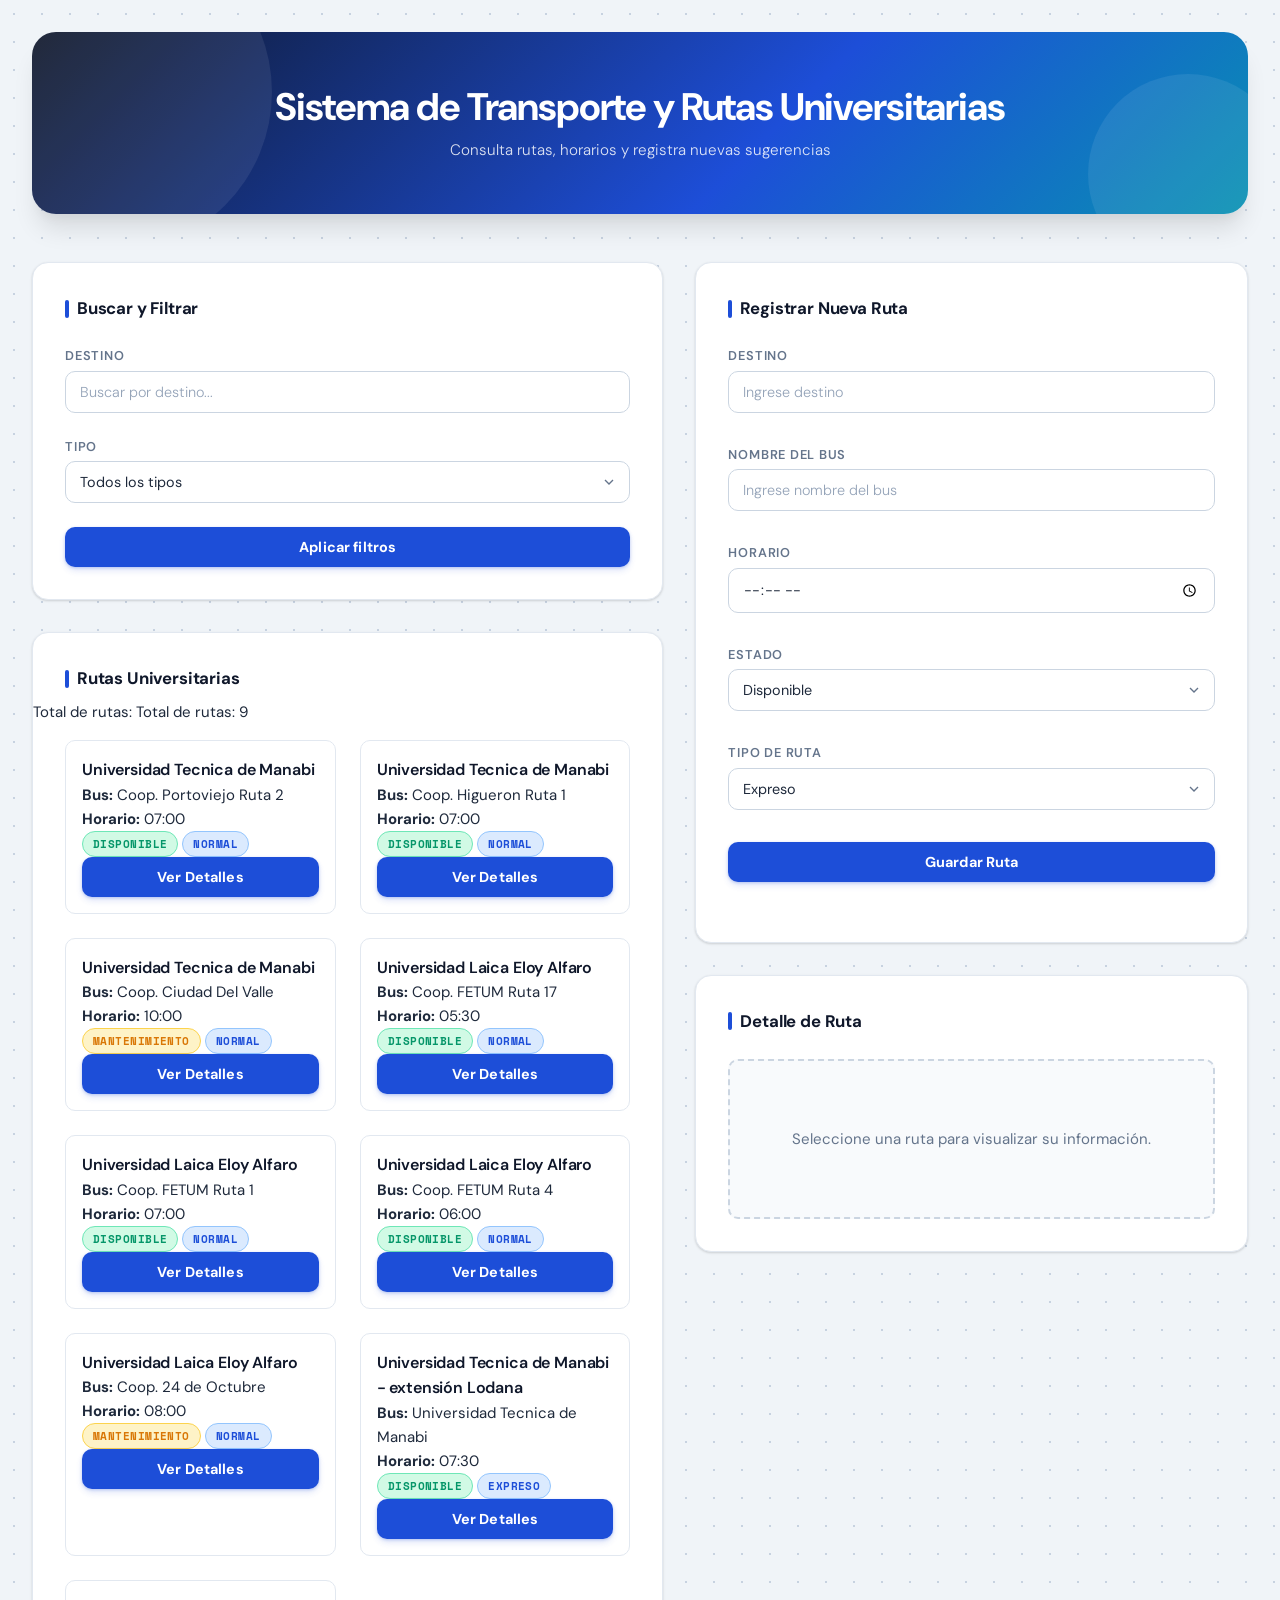
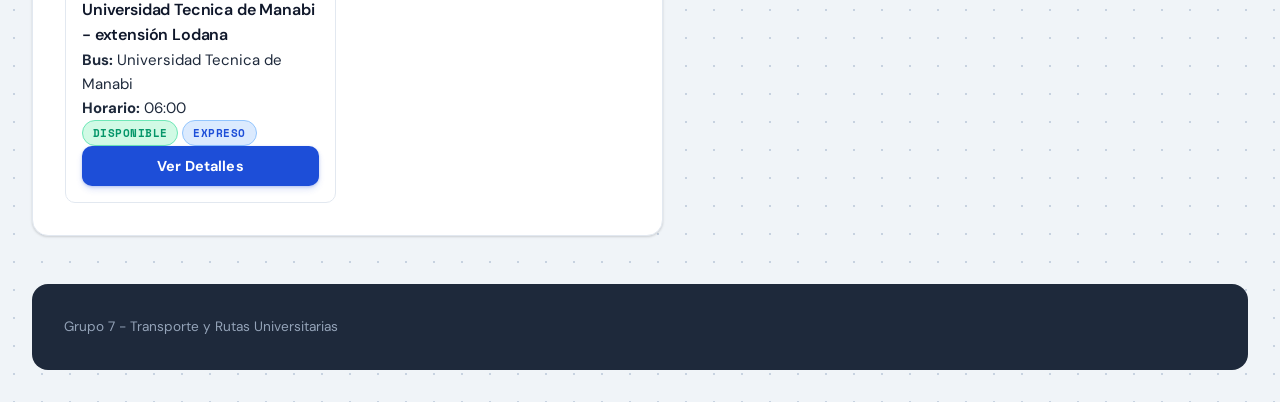
<file: aplicaciones_2-main/aplicaciones_moviles_utm-master/index.html>
<!DOCTYPE html>
<html lang="es">

<head>

    <meta charset="UTF-8">

    <meta
        name="viewport"
        content="width=device-width, initial-scale=1.0"
    >

    <title>
        Transporte y Rutas Universitarias
    </title>

    <link
        rel="stylesheet"
        href="styles.css"
    >

</head>

<body>

    <!-- HEADER -->
    <header class="header">

        <h1>
            Sistema de Transporte y Rutas Universitarias
        </h1>

        <p>
            Consulta rutas, horarios y registra nuevas sugerencias
        </p>

    </header>


    <!-- CONTENEDOR PRINCIPAL -->
    <main class="contenedor-principal">

        <!-- PANEL IZQUIERDO -->
        <section class="panel-izquierdo">

            <!-- FILTROS -->
            <section class="filtros">

                <h2>
                    Buscar y Filtrar
                </h2>

                <!-- BUSCAR DESTINO -->
                <label for="buscarDestino">
                    Destino
                </label>

                <input
                    type="text"
                    id="buscarDestino"
                    placeholder="Buscar por destino..."
                >

                <!-- FILTRO TIPO -->
                <label for="filtroTipo">
                    Tipo
                </label>

                <select id="filtroTipo">

                    <option value="">
                        Todos los tipos
                    </option>

                    <option value="Normal">
                        Normal
                    </option>

                    <option value="Expreso">
                        Expreso
                    </option>

                </select>

                <!-- BOTÓN -->
                <button id="btnFiltrar">

                    Aplicar filtros

                </button>

                <!-- MENSAJE -->
                <div id="mensajeFiltro"></div>

            </section>


            <!-- LISTADO DE RUTAS -->
            <section class="listado-rutas">

                <h2>
                    Rutas Universitarias
                </h2>

                <!-- CONTADOR -->
                <p>

                    Total de rutas:
                    <span id="contadorRutas">
                        0
                    </span>

                </p>

                <!-- TARJETAS -->
                <div id="contenedorRutas">

                    <!-- JavaScript insertará tarjetas -->

                </div>

            </section>

        </section>


        <!-- PANEL DERECHO -->
        <aside class="panel-derecho">

            <!-- FORMULARIO -->
            <section class="formulario">

                <h2>
                    Registrar Nueva Ruta
                </h2>

                <form id="formRuta">

                    <!-- DESTINO -->
                    <div class="grupo-formulario">

                        <label for="destino">
                            Destino
                        </label>

                        <input
                            type="text"
                            id="destino"
                            placeholder="Ingrese destino"
                        >

                    </div>


                    <!-- BUS -->
                    <div class="grupo-formulario">

                        <label for="bus">
                            Nombre del Bus
                        </label>

                        <input
                            type="text"
                            id="bus"
                            placeholder="Ingrese nombre del bus"
                        >

                    </div>


                    <!-- HORARIO -->
                    <div class="grupo-formulario">

                        <label for="horario">
                            Horario
                        </label>

                        <input
                            type="time"
                            id="horario"
                        >

                    </div>


                    <!-- ESTADO -->
                    <div class="grupo-formulario">

                        <label for="estado">
                            Estado
                        </label>

                        <select id="estado">

                            <option value="Disponible">
                                Disponible
                            </option>

                            <option value="Mantenimiento">
                                Mantenimiento
                            </option>

                        </select>

                    </div>


                    <!-- TIPO -->
                    <div class="grupo-formulario">

                        <label for="tipo">
                            Tipo de Ruta
                        </label>

                        <select id="tipo">

                            <option value="Expreso">
                                Expreso
                            </option>

                            <option value="Normal">
                                Normal
                            </option>

                        </select>

                    </div>


                    <!-- BOTÓN -->
                    <button
                        type="submit"
                        id="btnGuardar"
                    >

                        Guardar Ruta

                    </button>

                    <!-- MENSAJES -->
                    <p id="mensaje"></p>

                </form>

            </section>


            <!-- PANEL DETALLE -->
            <section class="detalle-ruta">

                <h2>
                    Detalle de Ruta
                </h2>

                <div id="detalleRuta">

                    <p>
                        Seleccione una ruta para visualizar su información.
                    </p>

                </div>

            </section>

        </aside>

    </main>


    <!-- FOOTER -->
    <footer class="footer">

        <p>
            Grupo 7 - Transporte y Rutas Universitarias
        </p>

    </footer>


    <!-- JAVASCRIPT -->
    <script
        type="module"
        src="js/app.js"
    ></script>

</body>

</html>
</file>
<file: aplicaciones_2-main/aplicaciones_moviles_utm-master/styles.css>
/* =============================================================================
   SISTEMA DE TRANSPORTE Y RUTAS UNIVERSITARIAS
   Grupo 7 – Aplicaciones Móviles
   styles.css – Hoja de estilos principal (Actividad 2 – Refactorización)

   ESTRUCTURA DE SECCIONES:
   01. Importación de fuentes
   02. Tokens de diseño (CSS Custom Properties)
   03. Reset y base
   04. Header
   05. Layout principal
   06. Cards / Paneles
   07. Tipografía de sección
   08. Inputs y Select
   09. Botones
   10. Tarjetas de ruta
   11. Badges y etiquetas
   12. Mensajes de retroalimentación y Toast
   13. Estado vacío (Empty State)
   14. Contador de registros
   15. Panel de detalle de ruta
   16. Barra de filtros (grid)
   17. Formulario (grid)
   18. Separador
   19. Listado de rutas
   20. Footer
   21. Animaciones
   22. Utilidades
   23. Responsive (media queries)
   ============================================================================= */


/* =============================================================================
   01. IMPORTACIÓN DE FUENTES
   Fuente principal: DM Sans (legibilidad en interfaces de datos)
   Fuente monoespaciada: Space Mono (números, badges, contadores)
   ============================================================================= */
@import url('https://fonts.googleapis.com/css2?family=DM+Sans:ital,opsz,wght@0,9..40,300;0,9..40,400;0,9..40,600;0,9..40,700;1,9..40,400&family=Space+Mono:wght@400;700&display=swap');


/* =============================================================================
   02. TOKENS DE DISEÑO (CSS Custom Properties)
   Centralización de valores reutilizables: colores, tipografía, espaciado,
   radios, sombras y transiciones. Modificar aquí afecta todo el sistema.
   ============================================================================= */
:root {

  /* ── Paleta principal ───────────────────────────────────────────────────── */
  --color-primary:        #1d4ed8;   /* Azul institucional */
  --color-primary-hover:  #1e40af;   /* Azul oscuro (hover) */
  --color-primary-light:  #dbeafe;   /* Azul claro (fondos) */
  --color-primary-muted:  #93c5fd;   /* Azul suave (bordes) */

  /* ── Paleta de acento ───────────────────────────────────────────────────── */
  --color-accent:         #0891b2;   /* Cyan (rutas Expreso) */
  --color-accent-light:   #cffafe;   /* Cyan claro (fondo badge Expreso) */

  /* ── Colores semánticos ─────────────────────────────────────────────────── */
  --color-success:        #059669;
  --color-success-bg:     #d1fae5;
  --color-success-border: #6ee7b7;

  --color-warning:        #d97706;
  --color-warning-bg:     #fef3c7;
  --color-warning-border: #fcd34d;

  --color-error:          #dc2626;
  --color-error-bg:       #fee2e2;
  --color-error-border:   #fca5a5;

  --color-info:           #2563eb;
  --color-info-bg:        #eff6ff;
  --color-info-border:    #bfdbfe;

  /* ── Superficie y fondo ─────────────────────────────────────────────────── */
  --bg-body:              #f0f4f8;
  --bg-card:              #ffffff;
  --bg-card-alt:          #f8fafc;
  --bg-sidebar:           #1e293b;

  /* ── Texto ──────────────────────────────────────────────────────────────── */
  --text-heading:         #0f172a;
  --text-body:            #1e293b;
  --text-muted:           #64748b;
  --text-subtle:          #94a3b8;
  --text-on-dark:         #f1f5f9;

  /* ── Bordes ─────────────────────────────────────────────────────────────── */
  --border-light:         #e2e8f0;
  --border-medium:        #cbd5e1;
  --border-focus:         var(--color-primary);

  /* ── Tipografía ─────────────────────────────────────────────────────────── */
  --font-sans:            'DM Sans', system-ui, sans-serif;
  --font-mono:            'Space Mono', monospace;

  /* ── Espaciado (escala de 8px) ──────────────────────────────────────────── */
  --space-xs:   4px;
  --space-sm:   8px;
  --space-md:   16px;
  --space-lg:   24px;
  --space-xl:   32px;
  --space-2xl:  48px;

  /* ── Radios de borde ────────────────────────────────────────────────────── */
  --radius-sm:   6px;
  --radius-md:   10px;
  --radius-lg:   16px;
  --radius-xl:   24px;
  --radius-pill: 999px;

  /* ── Sombras ────────────────────────────────────────────────────────────── */
  --shadow-xs:         0 1px 2px rgba(0, 0, 0, 0.06);
  --shadow-sm:         0 1px 3px rgba(0, 0, 0, 0.10), 0 1px 2px rgba(0, 0, 0, 0.06);
  --shadow-md:         0 4px 6px -1px rgba(0, 0, 0, 0.10), 0 2px 4px -1px rgba(0, 0, 0, 0.06);
  --shadow-lg:         0 10px 15px -3px rgba(0, 0, 0, 0.10), 0 4px 6px -2px rgba(0, 0, 0, 0.05);
  --shadow-xl:         0 20px 25px -5px rgba(0, 0, 0, 0.10), 0 10px 10px -5px rgba(0, 0, 0, 0.04);
  --shadow-card-hover: 0 8px 30px rgba(29, 78, 216, 0.12);

  /* ── Transiciones ───────────────────────────────────────────────────────── */
  --transition-fast:   150ms ease;
  --transition-base:   250ms ease;
  --transition-smooth: 350ms cubic-bezier(0.4, 0, 0.2, 1);
}


/* =============================================================================
   03. RESET Y BASE
   Normalización de márgenes, box-model y tipografía global.
   ============================================================================= */
*, *::before, *::after {
  margin: 0;
  padding: 0;
  box-sizing: border-box;
}

html {
  scroll-behavior: smooth;
  -webkit-text-size-adjust: 100%;
}

body {
  font-family: var(--font-sans);
  font-size: 15px;
  line-height: 1.6;
  color: var(--text-body);
  background-color: var(--bg-body);
  /* Patrón punteado sutil para dar textura al fondo */
  background-image: radial-gradient(circle, #c7d2e0 1px, transparent 1px);
  background-size: 28px 28px;
  padding: var(--space-xl);
  min-height: 100vh;
  -webkit-font-smoothing: antialiased;
  -moz-osx-font-smoothing: grayscale;
}

/* Contenedor global: centra y limita el ancho de todo el contenido */
.page-wrapper {
  max-width: 1280px;
  margin: 0 auto;
  width: 100%;
  display: flex;
  flex-direction: column;
}


/* =============================================================================
   04. HEADER
   Banda principal de identidad con degradado institucional y círculos
   decorativos generados con pseudo-elementos.
   ============================================================================= */
.header {
  position: relative;
  overflow: hidden;
  background: linear-gradient(135deg, #0f172a 0%, #1d4ed8 60%, #0891b2 100%);
  color: white;
  padding: 52px var(--space-2xl);
  border-radius: var(--radius-xl);
  text-align: center;
  margin-bottom: var(--space-2xl);
  box-shadow: var(--shadow-xl);
}

/* Círculo decorativo superior-izquierdo */
.header::before {
  content: '';
  position: absolute;
  border-radius: 50%;
  opacity: 0.08;
  background: white;
  pointer-events: none;
  width: 320px;
  height: 320px;
  top: -100px;
  left: -80px;
}

/* Círculo decorativo inferior-derecho */
.header::after {
  content: '';
  position: absolute;
  border-radius: 50%;
  opacity: 0.08;
  background: white;
  pointer-events: none;
  width: 200px;
  height: 200px;
  bottom: -60px;
  right: -40px;
}

.header h1 {
  font-size: clamp(1.6rem, 4vw, 2.4rem);
  font-weight: 700;
  letter-spacing: -0.03em;
  line-height: 1.2;
  margin-bottom: var(--space-sm);
}

.header p {
  font-size: 0.95rem;
  font-weight: 300;
  opacity: 0.85;
  max-width: 480px;
  margin: 0 auto;
}

/* Bloque de estadísticas dentro del header */
.header__stats {
  display: inline-flex;
  align-items: center;
  gap: var(--space-md);
  margin-top: var(--space-lg);
  background: rgba(255, 255, 255, 0.12);
  border: 1px solid rgba(255, 255, 255, 0.2);
  border-radius: var(--radius-pill);
  padding: var(--space-sm) var(--space-lg);
  backdrop-filter: blur(8px);
}

.header__stats-item {
  display: flex;
  align-items: center;
  gap: var(--space-xs);
  font-size: 0.85rem;
}

.header__stats-number {
  font-family: var(--font-mono);
  font-size: 1.1rem;
  font-weight: 700;
}

.header__stats-divider {
  width: 1px;
  height: 20px;
  background: rgba(255, 255, 255, 0.3);
}


/* =============================================================================
   05. LAYOUT PRINCIPAL
   Grid de dos columnas: panel izquierdo (filtros + listado) y
   panel derecho (formulario + detalle). Se colapsa a una columna
   en pantallas menores a 1100px.
   ============================================================================= */
.contenedor-principal {
  display: grid;
  grid-template-columns: 1.6fr 1.4fr;
  gap: var(--space-xl);
  width: 100%;
}

.panel-izquierdo,
.panel-derecho {
  display: flex;
  flex-direction: column;
  gap: var(--space-xl);
  min-width: 0; /* Evita desbordamiento en grid */
}


/* =============================================================================
   06. CARDS / PANELES
   Componente base de superficie blanca con borde y sombra sutil.
   Las clases .filtros, .listado-rutas, .formulario y .detalle-ruta
   son alias semánticos que heredan el mismo estilo base.
   ============================================================================= */
.card,
.filtros,
.listado-rutas,
.formulario,
.detalle-ruta {
  background-color: var(--bg-card);
  border-radius: var(--radius-lg);
  border: 1px solid var(--border-light);
  box-shadow: var(--shadow-sm);
  overflow: hidden;
  transition: box-shadow var(--transition-base);
}

/* Cabecera interna de cada panel */
.card__header,
.panel-header {
  display: flex;
  align-items: center;
  justify-content: space-between;
  padding: var(--space-lg) var(--space-lg) 0;
  margin-bottom: var(--space-md);
}

/* Cuerpo del panel: padding estándar */
.card__body {
  padding: 0 var(--space-lg) var(--space-lg);
}

/* Padding completo para paneles semánticos */
.filtros,
.formulario,
.detalle-ruta {
  padding: var(--space-xl);
}


/* =============================================================================
   07. TIPOGRAFÍA DE SECCIÓN
   Encabezados h2 con marcador azul vertical generado por ::before.
   h3 para subtítulos internos de tarjetas y paneles.
   ============================================================================= */
h2 {
  font-size: 1.05rem;
  font-weight: 700;
  color: var(--text-heading);
  letter-spacing: -0.01em;
  display: flex;
  align-items: center;
  gap: var(--space-sm);
  margin-bottom: var(--space-lg);
}

/* Marcador vertical de sección */
h2::before {
  content: '';
  display: inline-block;
  width: 4px;
  height: 18px;
  background: var(--color-primary);
  border-radius: var(--radius-pill);
  flex-shrink: 0;
}

h3 {
  font-size: 1rem;
  font-weight: 600;
  color: var(--text-heading);
  letter-spacing: -0.01em;
}

label {
  display: block;
  font-size: 0.8rem;
  font-weight: 600;
  color: var(--text-muted);
  text-transform: uppercase;
  letter-spacing: 0.06em;
  margin-bottom: var(--space-xs);
}

/* Grupo de campo con etiqueta y espaciado inferior */
.campo {
  margin-bottom: var(--space-lg);
}

.campo:last-of-type {
  margin-bottom: 0;
}

/* Grupo de formulario (equivalente a .campo para el panel de registro) */
.grupo-formulario {
  margin-bottom: var(--space-md);
}

.grupo-formulario label {
  margin-bottom: var(--space-xs);
}


/* =============================================================================
   08. INPUTS Y SELECT
   Estilos base compartidos para todos los controles de formulario.
   Estados: normal, hover, focus, error, válido.
   La flecha del select es un SVG inline codificado en base64.
   ============================================================================= */
input,
select,
textarea {
  width: 100%;
  padding: 11px 14px;
  border-radius: var(--radius-md);
  border: 1.5px solid var(--border-medium);
  background-color: var(--bg-card);
  color: var(--text-body);
  font-family: var(--font-sans);
  font-size: 0.9rem;
  transition:
    border-color var(--transition-fast),
    box-shadow var(--transition-fast),
    background-color var(--transition-fast);
  appearance: none;
  -webkit-appearance: none;
  margin-bottom: var(--space-md);
}

input::placeholder,
textarea::placeholder {
  color: var(--text-subtle);
  font-weight: 300;
}

input:hover,
select:hover,
textarea:hover {
  border-color: var(--color-primary-muted);
}

input:focus,
select:focus,
textarea:focus {
  outline: none;
  border-color: var(--color-primary);
  box-shadow: 0 0 0 3px rgba(29, 78, 216, 0.12);
  background-color: #fff;
}

/* Estado de error (añadido por JS al validar) */
input.input--error,
select.input--error {
  border-color: var(--color-error);
  box-shadow: 0 0 0 3px rgba(220, 38, 38, 0.1);
}

/* Estado válido (añadido por JS al validar) */
input.input--valid,
select.input--valid {
  border-color: var(--color-success);
  box-shadow: 0 0 0 3px rgba(5, 150, 105, 0.1);
}

/* Flecha personalizada para todos los <select> */
select {
  background-image: url("data:image/svg+xml,%3Csvg xmlns='http://www.w3.org/2000/svg' viewBox='0 0 24 24' fill='none' stroke='%2364748b' stroke-width='2'%3E%3Cpolyline points='6 9 12 15 18 9'%3E%3C/polyline%3E%3C/svg%3E");
  background-repeat: no-repeat;
  background-position: right 12px center;
  background-size: 16px;
  padding-right: 40px;
  cursor: pointer;
}

/* Mensaje de error de campo (mostrado por JS con .visible) */
.campo__error {
  font-size: 0.78rem;
  color: var(--color-error);
  margin-top: var(--space-xs);
  display: none;
}

.campo__error.visible {
  display: block;
}


/* =============================================================================
   09. BOTONES
   Botón primario como base. Variantes: secundario, ghost, peligro, pequeño.
   Todos son 100% de ancho por defecto; usar .btn--auto para ancho natural.
   ============================================================================= */
button,
.btn {
  display: inline-flex;
  align-items: center;
  justify-content: center;
  gap: var(--space-sm);
  width: 100%;
  padding: 11px var(--space-lg);
  background-color: var(--color-primary);
  color: white;
  border: none;
  border-radius: var(--radius-md);
  cursor: pointer;
  font-family: var(--font-sans);
  font-size: 0.9rem;
  font-weight: 700;
  letter-spacing: 0.01em;
  transition:
    background-color var(--transition-fast),
    transform var(--transition-fast),
    box-shadow var(--transition-fast);
  box-shadow: 0 1px 3px rgba(29, 78, 216, 0.25), 0 4px 6px rgba(29, 78, 216, 0.12);
  white-space: nowrap;
}

button:hover,
.btn:hover {
  background-color: var(--color-primary-hover);
  transform: translateY(-1px);
  box-shadow: 0 4px 12px rgba(29, 78, 216, 0.3);
}

button:active,
.btn:active {
  transform: translateY(0);
  box-shadow: 0 1px 3px rgba(29, 78, 216, 0.2);
}

button:disabled,
.btn:disabled {
  opacity: 0.55;
  cursor: not-allowed;
  transform: none;
  box-shadow: none;
}

/* Variante secundaria: borde azul, fondo transparente */
.btn--secondary {
  background-color: transparent;
  color: var(--color-primary);
  border: 1.5px solid var(--color-primary);
  box-shadow: none;
}

.btn--secondary:hover {
  background-color: var(--color-primary-light);
  box-shadow: none;
}

/* Variante ghost: borde gris, texto muted */
.btn--ghost {
  background-color: transparent;
  color: var(--text-muted);
  border: 1.5px solid var(--border-medium);
  box-shadow: none;
}

.btn--ghost:hover {
  background-color: var(--bg-card-alt);
  color: var(--text-body);
  box-shadow: none;
}

/* Variante peligro: rojo, usado para eliminar */
.btn--danger {
  background-color: var(--color-error);
  box-shadow: 0 1px 3px rgba(220, 38, 38, 0.25);
}

.btn--danger:hover {
  background-color: #b91c1c;
  box-shadow: 0 4px 12px rgba(220, 38, 38, 0.3);
}

/* Variante pequeña */
.btn--sm {
  padding: 7px 14px;
  font-size: 0.82rem;
  border-radius: var(--radius-sm);
}

/* Ancho automático (sin 100%) */
.btn--auto {
  width: auto;
}


/* =============================================================================
   10. TARJETAS DE RUTA
   Cuadrícula dinámica de tarjetas generadas por JS en #contenedorRutas.
   Cada .tarjeta tiene una línea de color en la parte superior (::before)
   que se muestra permanentemente en rutas en mantenimiento.
   ============================================================================= */
#contenedorRutas {
  display: grid;
  grid-template-columns: repeat(auto-fill, minmax(270px, 1fr));
  gap: var(--space-lg);
  padding: var(--space-md) var(--space-xl) var(--space-xl);
}

.tarjeta {
  background-color: var(--bg-card);
  border-radius: var(--radius-md);
  border: 1.5px solid var(--border-light);
  padding: var(--space-md);
  transition:
    transform var(--transition-smooth),
    box-shadow var(--transition-smooth),
    border-color var(--transition-base);
  position: relative;
  overflow: hidden;
  cursor: default;
}

/* Línea de acento superior (oculta por defecto, visible en hover o mantenimiento) */
.tarjeta::before {
  content: '';
  position: absolute;
  top: 0;
  left: 0;
  right: 0;
  height: 3px;
  background: var(--color-primary);
  border-radius: var(--radius-sm) var(--radius-sm) 0 0;
  opacity: 0;
  transition: opacity var(--transition-base);
}

.tarjeta:hover {
  transform: translateY(-3px);
  box-shadow: var(--shadow-card-hover);
  border-color: var(--color-primary-muted);
}

.tarjeta:hover::before {
  opacity: 1;
}

/* Rutas en mantenimiento: línea naranja siempre visible */
.tarjeta--mantenimiento::before {
  background: var(--color-warning);
  opacity: 1;
}

/* Tarjeta recién añadida: entra con animación */
.tarjeta--nueva {
  animation: fadeSlideIn 0.4s ease forwards;
}

.tarjeta__titulo {
  font-size: 0.98rem;
  font-weight: 700;
  color: var(--color-primary);
  margin-bottom: var(--space-sm);
  line-height: 1.3;
}

.tarjeta__info {
  font-size: 0.85rem;
  color: var(--text-muted);
  margin-bottom: 4px;
  display: flex;
  align-items: center;
  gap: 6px;
}

.tarjeta__info strong {
  color: var(--text-body);
  font-weight: 600;
}

.tarjeta__badges {
  display: flex;
  flex-wrap: wrap;
  gap: var(--space-xs);
  margin: var(--space-sm) 0;
}

.tarjeta__acciones {
  margin-top: var(--space-sm);
  padding-top: var(--space-sm);
  border-top: 1px solid var(--border-light);
}


/* =============================================================================
   11. BADGES Y ETIQUETAS
   Pequeñas etiquetas de estado y tipo. Usan font-mono para consistencia
   con datos tabulares. Cada variante tiene su par de colores semánticos.
   ============================================================================= */
.badge {
  display: inline-flex;
  align-items: center;
  gap: 4px;
  padding: 3px 10px;
  border-radius: var(--radius-pill);
  font-family: var(--font-mono);
  font-size: 0.7rem;
  font-weight: 700;
  text-transform: uppercase;
  letter-spacing: 0.04em;
  border: 1px solid transparent;
}

/* Estado: Disponible */
.estado-disponible {
  background-color: var(--color-success-bg);
  color: var(--color-success);
  border-color: var(--color-success-border);
}

/* Estado: Mantenimiento */
.estado-mantenimiento {
  background-color: var(--color-warning-bg);
  color: var(--color-warning);
  border-color: var(--color-warning-border);
}

/* Tipo: Normal */
.tipo-ruta {
  background-color: var(--color-primary-light);
  color: var(--color-primary);
  border-color: var(--color-primary-muted);
}

/* Tipo: Expreso */
.tipo-expreso {
  background-color: var(--color-accent-light);
  color: var(--color-accent);
  border-color: #67e8f9;
}


/* =============================================================================
   12. MENSAJES DE RETROALIMENTACIÓN Y TOAST
   .mensaje: inline dentro del formulario o panel de filtros.
   .toast: notificación flotante (fixed) que aparece tras guardar.
   Ambos tienen variantes de color semántico.
   ============================================================================= */

/* Mensaje inline */
.mensaje {
  display: flex;
  align-items: center;
  gap: var(--space-sm);
  padding: 10px var(--space-md);
  border-radius: var(--radius-md);
  font-size: 0.85rem;
  font-weight: 500;
  border: 1px solid transparent;
  min-height: 42px;
  transition: opacity var(--transition-base);
}

.mensaje:empty {
  display: none;
}

/* Alias para el #mensaje del formulario heredado */
#mensaje {
  margin-top: var(--space-sm);
  font-size: 0.85rem;
  font-weight: 500;
  min-height: 20px;
}

/* Alias para el #mensajeFiltro del panel de filtros */
#mensajeFiltro:empty {
  display: none;
}

.mensaje--exito,
.mensaje-exito {
  background-color: var(--color-success-bg);
  color: var(--color-success);
  border-color: var(--color-success-border);
}

.mensaje--error,
.mensaje-error {
  background-color: var(--color-error-bg);
  color: var(--color-error);
  border-color: var(--color-error-border);
}

.mensaje--info {
  background-color: var(--color-info-bg);
  color: var(--color-info);
  border-color: var(--color-info-border);
}

.mensaje--advertencia {
  background-color: var(--color-warning-bg);
  color: var(--color-warning);
  border-color: var(--color-warning-border);
}

/* Notificación flotante (toast) */
.toast {
  position: fixed;
  bottom: var(--space-xl);
  right: var(--space-xl);
  background: var(--bg-sidebar);
  color: var(--text-on-dark);
  padding: 12px var(--space-lg);
  border-radius: var(--radius-md);
  box-shadow: var(--shadow-xl);
  font-size: 0.875rem;
  font-weight: 600;
  display: flex;
  align-items: center;
  gap: var(--space-sm);
  z-index: 1000;
  /* Oculto por defecto: desplazado hacia abajo */
  transform: translateY(80px);
  opacity: 0;
  transition:
    transform var(--transition-smooth),
    opacity var(--transition-smooth);
  pointer-events: none;
}

/* JS añade esta clase para mostrar el toast */
.toast.toast--visible {
  transform: translateY(0);
  opacity: 1;
}

.toast--exito {
  border-left: 4px solid var(--color-success);
}

.toast--error {
  border-left: 4px solid var(--color-error);
}


/* =============================================================================
   13. ESTADO VACÍO (Empty State)
   Se muestra cuando no hay rutas registradas o los filtros no tienen
   resultados. JS inserta este bloque dentro de #contenedorRutas.
   ============================================================================= */
.estado-vacio {
  display: flex;
  flex-direction: column;
  align-items: center;
  justify-content: center;
  text-align: center;
  padding: var(--space-2xl) var(--space-xl);
  color: var(--text-subtle);
  gap: var(--space-md);
}

.estado-vacio__icono {
  width: 64px;
  height: 64px;
  background: var(--bg-body);
  border-radius: 50%;
  display: flex;
  align-items: center;
  justify-content: center;
  font-size: 1.8rem;
  border: 2px dashed var(--border-medium);
}

.estado-vacio__titulo {
  font-size: 0.95rem;
  font-weight: 600;
  color: var(--text-muted);
}

.estado-vacio__descripcion {
  font-size: 0.82rem;
  line-height: 1.5;
  max-width: 240px;
}


/* =============================================================================
   14. CONTADOR DE REGISTROS
   Badge que muestra el total de rutas en el encabezado del listado.
   JS actualiza su contenido dinámicamente.
   ============================================================================= */
.contador-rutas {
  display: inline-flex;
  align-items: center;
  gap: var(--space-xs);
  background: var(--color-primary-light);
  color: var(--color-primary);
  padding: 3px 10px;
  border-radius: var(--radius-pill);
  font-family: var(--font-mono);
  font-size: 0.78rem;
  font-weight: 700;
  margin-left: auto;
  border: 1px solid var(--color-primary-muted);
}


/* =============================================================================
   15. PANEL DE DETALLE DE RUTA
   Área que muestra la información completa de la ruta seleccionada.
   Estado inicial: placeholder centrado con borde punteado.
   Estado activo (.activo): tarjeta de detalle alineada a la izquierda.
   ============================================================================= */
#detalleRuta {
  background-color: var(--bg-card-alt);
  padding: var(--space-lg);
  border-radius: var(--radius-md);
  border: 2px dashed var(--border-medium);
  color: var(--text-muted);
  text-align: center;
  min-height: 160px;
  display: flex;
  align-items: center;
  justify-content: center;
  transition: all var(--transition-base);
}

/* JS añade .activo al seleccionar una tarjeta */
#detalleRuta.activo {
  background: var(--bg-card);
  border: 1.5px solid var(--border-light);
  text-align: left;
  align-items: flex-start;
  box-shadow: var(--shadow-sm);
}

/* Fila de campo dentro del detalle */
.detalle-campo {
  display: flex;
  gap: var(--space-sm);
  align-items: baseline;
  font-size: 0.88rem;
  margin-bottom: var(--space-sm);
}

.detalle-campo strong {
  font-size: 0.78rem;
  font-weight: 700;
  text-transform: uppercase;
  letter-spacing: 0.05em;
  color: var(--text-subtle);
  min-width: 70px;
  flex-shrink: 0;
}

.detalle-campo span {
  color: var(--text-body);
  font-weight: 500;
}


/* =============================================================================
   16. BARRA DE FILTROS (grid)
   El panel .filtros usa una cuadrícula de dos columnas para alinear
   los controles de búsqueda y tipo. .campo--full ocupa el ancho completo.

   Controles activos: #buscarDestino (texto) y #filtroTipo (select).
   Controles heredados visibles: #buscarRuta, #filtroEstado, #ordenarRutas.
   Todos comparten el mismo estilo visual para mantener coherencia.
   ============================================================================= */
.filtros-grid {
  display: grid;
  grid-template-columns: 1fr 1fr;
  gap: var(--space-sm) var(--space-md);
}

.filtros-grid .campo--full {
  grid-column: 1 / -1;
}

/* Separación entre campos del panel filtros con label */
.filtros label {
  display: block;
  font-size: 0.8rem;
  font-weight: 600;
  color: var(--text-muted);
  text-transform: uppercase;
  letter-spacing: 0.06em;
  margin-top: var(--space-lg);
  margin-bottom: var(--space-xs);
}

/* El primer label no lleva margin-top */
.filtros label:first-of-type {
  margin-top: 0;
}

/* Estilos específicos de los controles activos de filtro */
#buscarDestino,
#filtroTipo {
  width: 100%;
  padding: 11px 14px;
  border-radius: var(--radius-md);
  border: 1.5px solid var(--border-medium);
  background-color: var(--bg-card);
  color: var(--text-body);
  font-family: var(--font-sans);
  font-size: 0.9rem;
  margin-bottom: 0;
  transition:
    border-color var(--transition-fast),
    box-shadow var(--transition-fast);
  appearance: none;
  -webkit-appearance: none;
}

#buscarDestino:focus,
#filtroTipo:focus {
  outline: none;
  border-color: var(--color-primary);
  box-shadow: 0 0 0 3px rgba(29, 78, 216, 0.12);
}

/* Flecha del select de tipo */
#filtroTipo {
  background-image: url("data:image/svg+xml,%3Csvg xmlns='http://www.w3.org/2000/svg' viewBox='0 0 24 24' fill='none' stroke='%2364748b' stroke-width='2'%3E%3Cpolyline points='6 9 12 15 18 9'%3E%3C/polyline%3E%3C/svg%3E");
  background-repeat: no-repeat;
  background-position: right 12px center;
  background-size: 16px;
  padding-right: 40px;
  cursor: pointer;
}

/* Botón aplicar filtros */
#btnFiltrar {
  width: 100%;
  padding: 11px var(--space-lg);
  margin-top: var(--space-lg);
  margin-bottom: 0;
  background-color: var(--color-primary);
  color: white;
  border: none;
  border-radius: var(--radius-md);
  cursor: pointer;
  font-family: var(--font-sans);
  font-size: 0.9rem;
  font-weight: 700;
  letter-spacing: 0.01em;
  transition:
    background-color var(--transition-fast),
    transform var(--transition-fast),
    box-shadow var(--transition-fast);
  box-shadow: 0 1px 3px rgba(29, 78, 216, 0.25), 0 4px 6px rgba(29, 78, 216, 0.12);
}

#btnFiltrar:hover {
  background-color: var(--color-primary-hover);
  transform: translateY(-1px);
  box-shadow: 0 4px 12px rgba(29, 78, 216, 0.3);
}

#btnFiltrar:active {
  transform: translateY(0);
}

/*
 * CONTROLES HEREDADOS (Actividad 1)
 * #buscarRuta, #filtroEstado y #ordenarRutas se mantienen visibles
 * para conservar la funcionalidad del prototipo anterior.
 * Se les aplica el mismo estilo que a los controles nuevos.
 */
#buscarRuta,
#filtroEstado,
#ordenarRutas {
  display: block;
  width: 100%;
  padding: 11px 14px;
  border-radius: var(--radius-md);
  border: 1.5px solid var(--border-medium);
  background-color: var(--bg-card);
  color: var(--text-body);
  font-family: var(--font-sans);
  font-size: 0.9rem;
  margin-top: var(--space-sm);
  margin-bottom: 0;
  transition:
    border-color var(--transition-fast),
    box-shadow var(--transition-fast);
  appearance: none;
  -webkit-appearance: none;
}

#buscarRuta:focus,
#filtroEstado:focus,
#ordenarRutas:focus {
  outline: none;
  border-color: var(--color-primary);
  box-shadow: 0 0 0 3px rgba(29, 78, 216, 0.12);
}

/* Flecha personalizada para los selects heredados */
#filtroEstado,
#ordenarRutas {
  background-image: url("data:image/svg+xml,%3Csvg xmlns='http://www.w3.org/2000/svg' viewBox='0 0 24 24' fill='none' stroke='%2364748b' stroke-width='2'%3E%3Cpolyline points='6 9 12 15 18 9'%3E%3C/polyline%3E%3C/svg%3E");
  background-repeat: no-repeat;
  background-position: right 12px center;
  background-size: 16px;
  padding-right: 40px;
  cursor: pointer;
}

/* Línea divisoria visual entre controles nuevos y heredados */
#buscarRuta {
  margin-top: var(--space-lg);
  border-top: none;
}


/* =============================================================================
   17. FORMULARIO (grid)
   El panel .formulario usa una cuadrícula de dos columnas para los campos
   del formulario de registro. .campo--full ocupa el ancho completo.
   ============================================================================= */
.formulario-grid {
  display: grid;
  grid-template-columns: 1fr 1fr;
  gap: 0 var(--space-md);
}

.formulario-grid .campo--full {
  grid-column: 1 / -1;
}


/* =============================================================================
   18. SEPARADOR
   Línea horizontal decorativa entre secciones dentro de un panel.
   ============================================================================= */
.divider {
  height: 1px;
  background: var(--border-light);
  margin: var(--space-md) 0;
}


/* =============================================================================
   19. LISTADO DE RUTAS
   Contenedor del grid de tarjetas con encabezado propio (h2 con padding
   personalizado) y barra de herramientas para ordenamiento.
   ============================================================================= */
.listado-rutas {
  padding: 0;
}

.listado-rutas h2 {
  padding: var(--space-xl) var(--space-xl) 0;
  margin-bottom: var(--space-sm);
}

/* Barra de herramientas: contiene el contador y el selector de orden */
.listado-rutas__toolbar {
  padding: 0 var(--space-xl) var(--space-sm);
  display: flex;
  align-items: center;
  gap: var(--space-sm);
  flex-wrap: wrap;
}

.listado-rutas__orden {
  display: flex;
  align-items: center;
  gap: var(--space-xs);
  font-size: 0.8rem;
  color: var(--text-muted);
}

/* Select de orden compacto, sin afectar el ancho de la barra */
.listado-rutas__orden select {
  width: auto;
  padding: 5px 28px 5px 10px;
  font-size: 0.8rem;
  border-radius: var(--radius-sm);
  margin-bottom: 0;
}


/* =============================================================================
   20. FOOTER
   Barra inferior oscura con nombre del grupo y enlaces auxiliares.
   ============================================================================= */
.footer {
  margin-top: var(--space-2xl);
  padding: var(--space-xl);
  background-color: var(--bg-sidebar);
  color: #94a3b8;
  border-radius: var(--radius-lg);
  font-size: 0.85rem;
  display: flex;
  align-items: center;
  justify-content: space-between;
  flex-wrap: wrap;
  gap: var(--space-md);
  width: 100%;
}

.footer__logo {
  font-family: var(--font-mono);
  font-weight: 700;
  font-size: 0.9rem;
  color: var(--text-on-dark);
}

.footer__links {
  display: flex;
  gap: var(--space-lg);
  list-style: none;
}

.footer__links a {
  color: #94a3b8;
  text-decoration: none;
  font-size: 0.82rem;
  transition: color var(--transition-fast);
}

.footer__links a:hover {
  color: var(--text-on-dark);
}


/* =============================================================================
   21. ANIMACIONES
   Keyframes reutilizables para transiciones de entrada, pulso y rotación.
   ============================================================================= */

/* Entrada suave: usado en .tarjeta--nueva */
@keyframes fadeSlideIn {
  from {
    opacity: 0;
    transform: translateY(10px);
  }
  to {
    opacity: 1;
    transform: translateY(0);
  }
}

/* Pulso: útil para indicadores de carga o estados pendientes */
@keyframes pulse {
  0%, 100% { opacity: 1; }
  50%       { opacity: 0.5; }
}

/* Rotación continua: usado en .cargando */
@keyframes spin {
  to { transform: rotate(360deg); }
}

/* Indicador de carga (spinner) */
.cargando {
  display: inline-block;
  width: 14px;
  height: 14px;
  border: 2px solid rgba(255, 255, 255, 0.4);
  border-top-color: white;
  border-radius: 50%;
  animation: spin 0.7s linear infinite;
}


/* =============================================================================
   22. UTILIDADES
   Clases de uso general para layout, tipografía y espaciado.
   Se aplican directamente en el HTML cuando no justifican un componente.
   ============================================================================= */

/* Accesibilidad: ocultar visualmente pero mantener para lectores de pantalla */
.sr-only {
  position: absolute;
  width: 1px;
  height: 1px;
  padding: 0;
  margin: -1px;
  overflow: hidden;
  clip: rect(0, 0, 0, 0);
  white-space: nowrap;
  border: 0;
}

/* Texto */
.text-center  { text-align: center; }
.text-right   { text-align: right; }
.text-muted   { color: var(--text-muted); }
.text-small   { font-size: 0.82rem; }
.text-mono    { font-family: var(--font-mono); }

/* Márgenes */
.mt-sm  { margin-top: var(--space-sm); }
.mt-md  { margin-top: var(--space-md); }
.mt-lg  { margin-top: var(--space-lg); }
.mb-sm  { margin-bottom: var(--space-sm); }
.mb-md  { margin-bottom: var(--space-md); }

/* Flex helpers */
.d-flex          { display: flex; }
.align-center    { align-items: center; }
.justify-between { justify-content: space-between; }
.gap-sm          { gap: var(--space-sm); }
.gap-md          { gap: var(--space-md); }
.flex-wrap       { flex-wrap: wrap; }


/* =============================================================================
   23. RESPONSIVE (Media Queries)
   Breakpoints:
   - 1100px: colapso del grid principal a una columna.
   - 768px:  ajuste de padding, header y formularios.
   - 480px:  simplificación de tipografía y elementos secundarios.
   ============================================================================= */

/* ── 1100px: layout de una columna ─────────────────────────────────────────── */
@media (max-width: 1100px) {
  .contenedor-principal {
    grid-template-columns: 1fr;
  }

  /* El panel derecho (formulario + detalle) sube al tope */
  .panel-derecho {
    order: -1;
  }
}

/* ── 768px: mobile-first ajustes generales ──────────────────────────────────── */
@media (max-width: 768px) {
  body {
    padding: var(--space-md);
  }

  .header {
    padding: var(--space-xl) var(--space-lg);
    border-radius: var(--radius-lg);
    margin-bottom: var(--space-xl);
  }

  .header h1 {
    font-size: 1.5rem;
  }

  .header__stats {
    flex-direction: column;
    gap: var(--space-sm);
  }

  .header__stats-divider {
    display: none;
  }

  .filtros,
  .formulario,
  .detalle-ruta {
    padding: var(--space-lg);
  }

  #contenedorRutas {
    grid-template-columns: 1fr;
    padding: var(--space-md) var(--space-lg) var(--space-lg);
  }

  .listado-rutas h2 {
    padding: var(--space-lg) var(--space-lg) 0;
  }

  .formulario-grid,
  .filtros-grid {
    grid-template-columns: 1fr;
  }

  .formulario-grid .campo--full,
  .filtros-grid .campo--full {
    grid-column: 1;
  }

  .footer {
    flex-direction: column;
    text-align: center;
    padding: var(--space-lg);
  }

  .footer__links {
    justify-content: center;
  }

  .toast {
    bottom: var(--space-md);
    right: var(--space-md);
    left: var(--space-md);
  }
}

/* ── 480px: simplificación extrema ─────────────────────────────────────────── */
@media (max-width: 480px) {
  .header p {
    display: none;
  }

  h2 {
    font-size: 0.95rem;
  }
}
</file>
